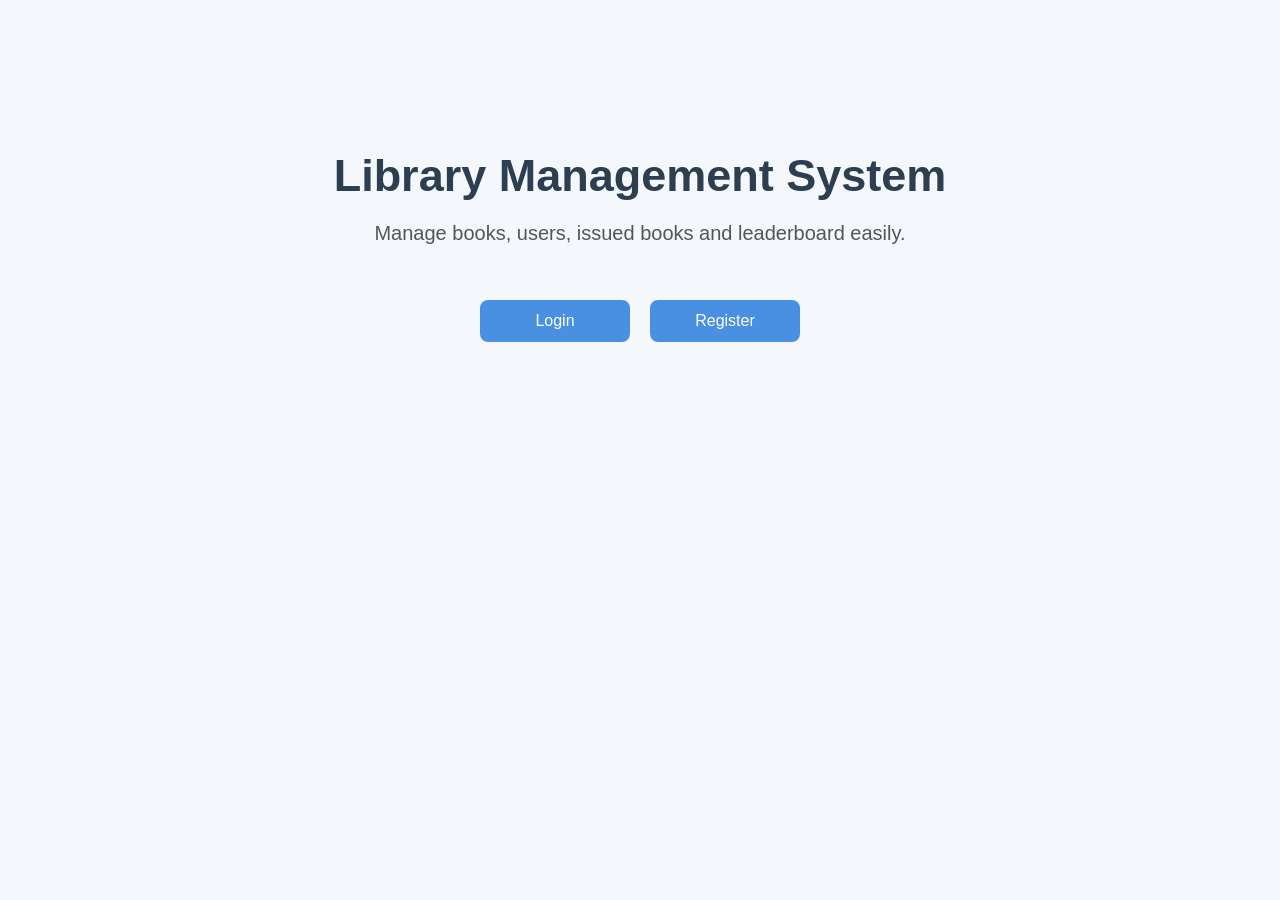
<file: frontend/index.html>
<!DOCTYPE html>
<html lang="en">
<head>
    <meta charset="UTF-8">
    <meta name="viewport" content="width=device-width, initial-scale=1.0">
    <title>Library Management System</title>

    <link rel="stylesheet" href="style.css">

    <style>

        .home-container{
            text-align: center;
            margin-top: 120px;
        }

        .home-container h1{
            font-size: 45px;
            color: #2c3e50;
            margin-bottom: 20px;
        }

        .home-container p{
            font-size: 20px;
            color: #555;
            margin-bottom: 40px;
        }

        .home-buttons{
            display: flex;
            justify-content: center;
            gap: 20px;
        }

        .home-buttons button{
            width: 150px;
            font-size: 16px;
        }

    </style>

</head>

<body>

    <div class="home-container">

        <h1>Library Management System</h1>

        <p>
            Manage books, users, issued books and leaderboard easily.
        </p>

        <div class="home-buttons">

            <button onclick="goLogin()">
                Login
            </button>

            <button onclick="goRegister()">
                Register
            </button>

        </div>

    </div>

<script>

function goLogin(){

    window.location.href = "login.html";

}

function goRegister(){

    window.location.href = "register.html";

}

</script>

</body>
</html>
</file>
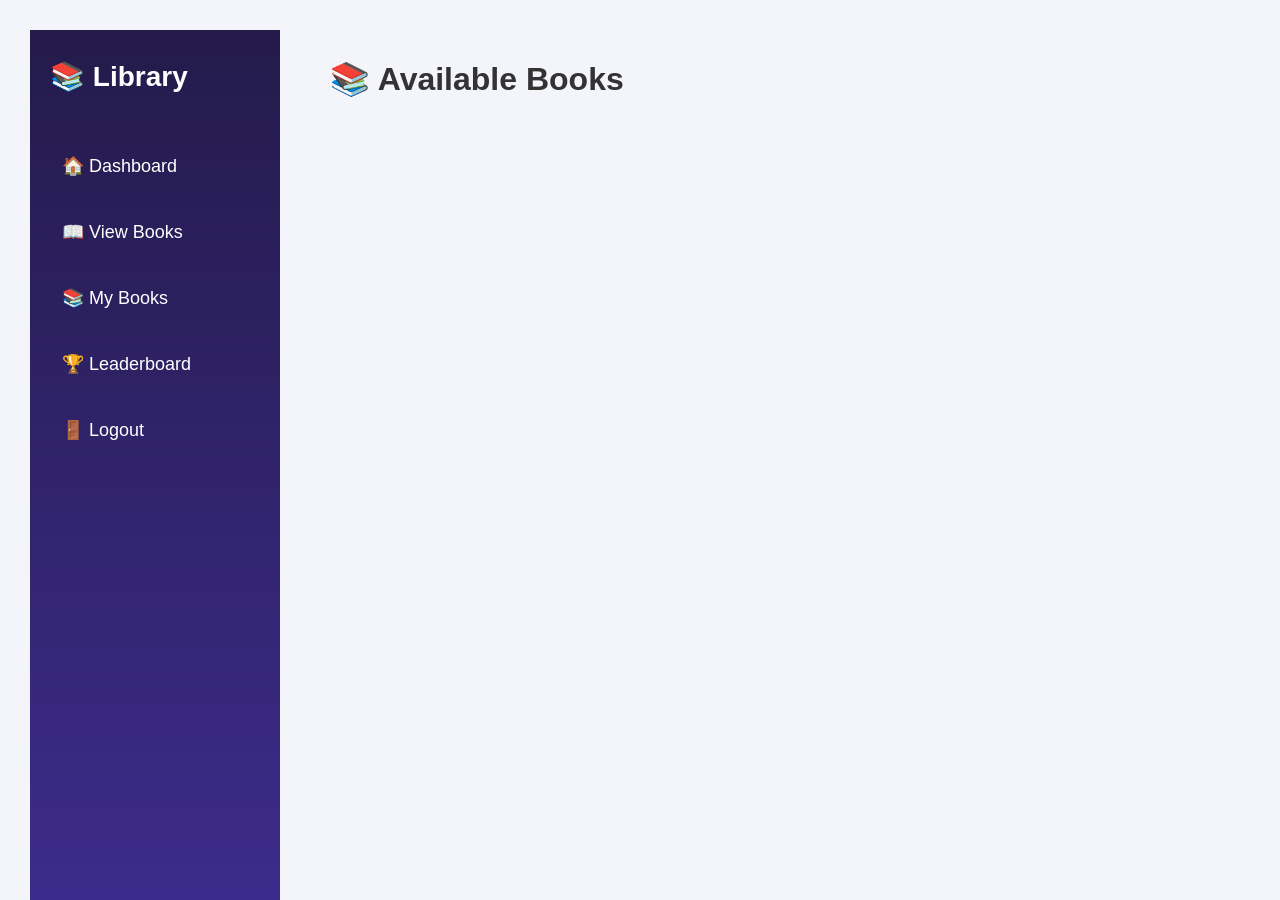
<file: frontend/books.html>
<!DOCTYPE html>
<html lang="en">

<head>

    <meta charset="UTF-8">

    <meta
        name="viewport"
        content="width=device-width, initial-scale=1.0"
    >

    <title>View Books</title>

    <link rel="stylesheet" href="style.css">

    <style>

        *{
            margin: 0;
            padding: 0;
            box-sizing: border-box;
            font-family: Arial, Helvetica, sans-serif;
        }

        body{
            background: #f4f4fb;
            display: flex;
        }

        /* SIDEBAR */

        .sidebar{

            width: 250px;
            height: 100vh;

            background:
            linear-gradient(
                to bottom,
                #241b4b,
                #3d2c8d
            );

            color: white;

            padding: 30px 20px;

            position: fixed;
        }

        .logo{

            font-size: 28px;
            font-weight: bold;

            margin-bottom: 50px;
        }

        .menu{
            list-style: none;
        }

        .menu li{
            margin: 20px 0;
        }

        .menu a{

            color: white;

            text-decoration: none;

            font-size: 18px;

            display: block;

            padding: 12px;

            border-radius: 10px;

            transition: 0.3s;
        }

        .menu a:hover{
            background: rgba(255,255,255,0.2);
        }

        /* MAIN */

        .main{

            margin-left: 270px;

            width: calc(100% - 270px);

            padding: 30px;
        }

        .topbar{

            display: flex;

            justify-content: space-between;

            align-items: center;

            margin-bottom: 30px;
        }

        .topbar h1{
            color: #333;
        }

        .books-container{

            display: grid;

            grid-template-columns:
            repeat(auto-fit, minmax(280px, 1fr));

            gap: 25px;
        }

        .book-card{

            background: white;

            padding: 25px;

            border-radius: 20px;

            box-shadow:
            0px 5px 15px rgba(0,0,0,0.1);

            transition: 0.3s;
        }

        .book-card:hover{
            transform: translateY(-8px);
        }

        .book-card h2{

            color: #6c63ff;

            margin-bottom: 10px;
        }

        .book-card p{

            margin-bottom: 10px;

            color: #555;
        }

        button{

            width: 100%;

            background: #6c63ff;

            color: white;

            border: none;

            padding: 12px;

            border-radius: 10px;

            cursor: pointer;

            font-size: 16px;

            transition: 0.3s;
        }

        button:hover{
            background: #574bdb;
        }

        .empty-text{

            text-align: center;

            font-size: 28px;

            color: #666;

            margin-top: 80px;

            font-weight: bold;
        }

    </style>

</head>

<body>

    <!-- SIDEBAR -->

    <div class="sidebar">

        <div class="logo">
            📚 Library
        </div>

        <ul class="menu">

            <li>
                <a href="/dashboard.html">
                    🏠 Dashboard
                </a>
            </li>

            <li>
                <a href="/books.html">
                    📖 View Books
                </a>
            </li>

            <li>
                <a href="/mybooks.html">
                    📚 My Books
                </a>
            </li>

            <li>
                <a href="/leaderboard.html">
                    🏆 Leaderboard
                </a>
            </li>

            <!-- ADMIN MENU -->

            <li id="adminMenu">

                <a href="/admin.html">
                    👨‍💼 Admin Panel
                </a>

            </li>

            <li>

                <a
                    href="/login.html"
                    onclick="logout()"
                >
                    🚪 Logout
                </a>

            </li>

        </ul>

    </div>

    <!-- MAIN -->

    <div class="main">

        <div class="topbar">

            <h1>
                📚 Available Books
            </h1>

        </div>

        <div
            class="books-container"
            id="booksContainer"
        >

        </div>

    </div>

<script>

/* GET ROLE */

const role =
localStorage.getItem("role");

/* HIDE ADMIN FOR STUDENTS */

if(role !== "admin"){

    document.getElementById("adminMenu")
    .style.display = "none";

}

/* LOAD BOOKS */

async function loadBooks(){

    try{

        const response = await fetch(
            "http://127.0.0.1:8000/books"
        );

        const books = await response.json();

        const container =
        document.getElementById("booksContainer");

        container.innerHTML = "";

        /* NO BOOKS */

        if(books.length === 0){

            container.innerHTML = `

                <h2 class="empty-text">

                    No Books Available

                </h2>

            `;

            return;

        }

        /* SHOW BOOKS */

        books.forEach(book => {

            container.innerHTML += `

                <div class="book-card">

                    <h2>
                        ${book.title}
                    </h2>

                    <p>
                        <strong>Author:</strong>
                        ${book.author}
                    </p>

                    <p>
                        <strong>Category:</strong>
                        ${book.category}
                    </p>

                    <p>
                        <strong>Total Quantity:</strong>
                        ${book.quantity}
                    </p>

                    <p>
                        <strong>Available:</strong>
                        ${book.available_quantity}
                    </p>

                    <button
                        onclick="issueBook(${book.id})"
                    >
                        Issue Book
                    </button>

                </div>

            `;

        });

    }

    catch(error){

        console.log(error);

        alert("Failed to Load Books");

    }

}

/* ISSUE BOOK */

async function issueBook(bookId){

    const user =
    JSON.parse(localStorage.getItem("user"));

    if(!user){

        alert("Please Login");

        return;

    }

    const formData = new FormData();

    formData.append("user_id", user.id);

    formData.append("book_id", bookId);

    try{

        const response = await fetch(

            "http://127.0.0.1:8000/issue-book",

            {
                method: "POST",
                body: formData
            }

        );

        const data = await response.json();

        alert(data.message || data.error);

        loadBooks();

    }

    catch(error){

        console.log(error);

        alert("Issue Failed");

    }

}

/* LOGOUT */

function logout(){

    localStorage.clear();

}

/* INITIAL LOAD */

loadBooks();

</script>

</body>

</html>
</file>
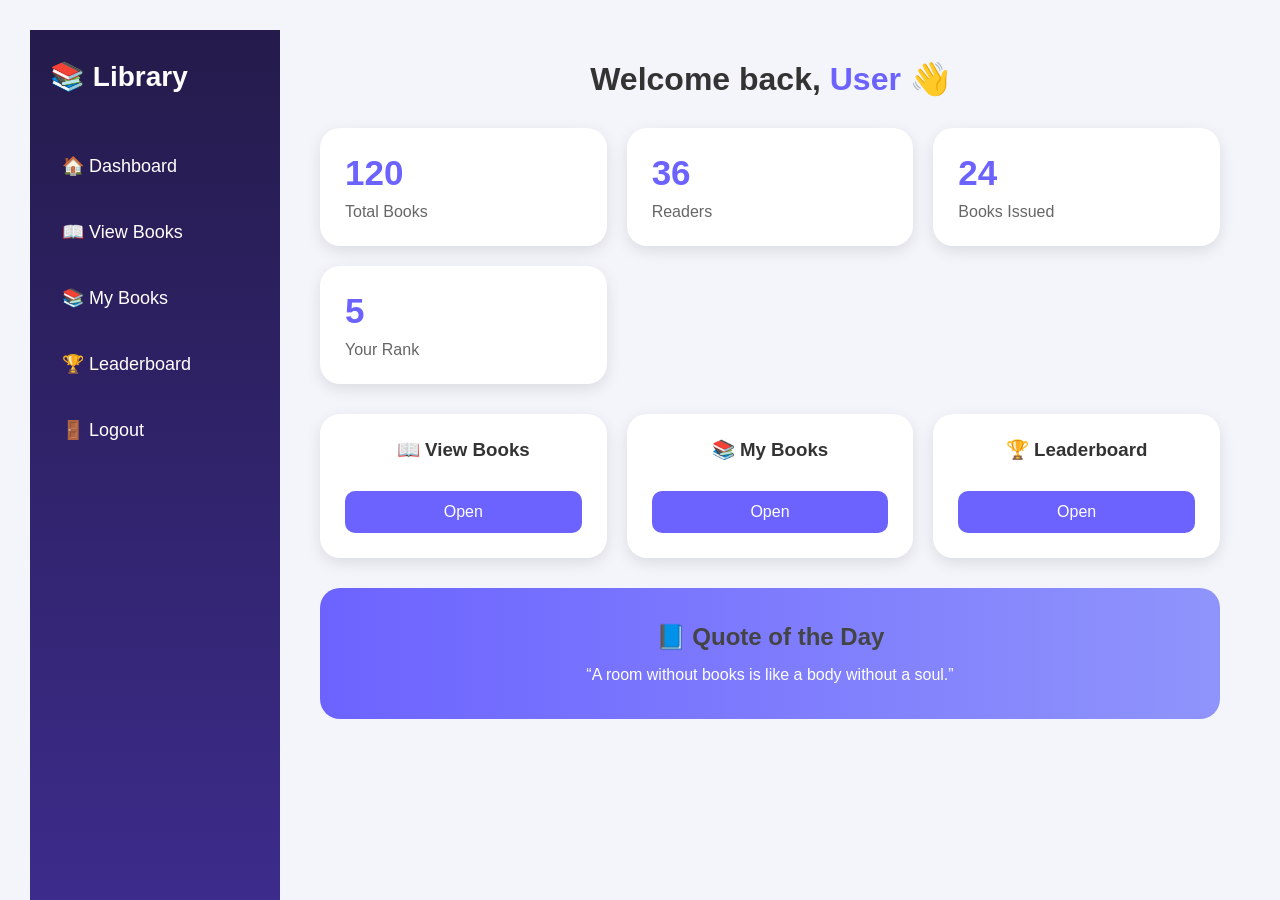
<file: frontend/dashboard.html>
<!DOCTYPE html>
<html lang="en">

<head>

    <meta charset="UTF-8">

    <meta
        name="viewport"
        content="width=device-width, initial-scale=1.0"
    >

    <title>Creative Dashboard</title>

    <link rel="stylesheet" href="style.css">

    <style>

        *{
            margin: 0;
            padding: 0;
            box-sizing: border-box;
            font-family: Arial, Helvetica, sans-serif;
        }

        body{
            background: #f4f4fb;
            display: flex;
        }

        .sidebar{
            width: 250px;
            height: 100vh;
            background: linear-gradient(to bottom, #241b4b, #3d2c8d);
            color: white;
            padding: 30px 20px;
            position: fixed;
        }

        .logo{
            font-size: 28px;
            font-weight: bold;
            margin-bottom: 50px;
        }

        .menu{
            list-style: none;
        }

        .menu li{
            margin: 20px 0;
        }

        .menu a{
            color: white;
            text-decoration: none;
            font-size: 18px;
            display: block;
            padding: 12px;
            border-radius: 10px;
            transition: 0.3s;
        }

        .menu a:hover{
            background: rgba(255,255,255,0.2);
        }

        .main{
            margin-left: 260px;
            width: calc(100% - 260px);
            padding: 30px;
        }

        .topbar{
            margin-bottom: 30px;
        }

        .topbar h1{
            color: #333;
        }

        .topbar span{
            color: #6c63ff;
        }

        .stats{
            display: grid;
            grid-template-columns: repeat(auto-fit, minmax(220px, 1fr));
            gap: 20px;
            margin-bottom: 30px;
        }

        .card{
            background: white;
            padding: 25px;
            border-radius: 20px;
            box-shadow: 0px 5px 15px rgba(0,0,0,0.1);
        }

        .card h2{
            font-size: 35px;
            color: #6c63ff;
            margin-bottom: 10px;
        }

        .card p{
            color: #666;
        }

        .actions{
            display: grid;
            grid-template-columns: repeat(auto-fit, minmax(250px, 1fr));
            gap: 20px;
            margin-bottom: 30px;
        }

        .action-card{
            background: white;
            padding: 25px;
            border-radius: 20px;
            box-shadow: 0px 5px 15px rgba(0,0,0,0.1);
            text-align: center;
        }

        .action-card h3{
            margin-bottom: 15px;
            color: #333;
        }

        .quote{
            background: linear-gradient(to right, #6c63ff, #8f94fb);
            padding: 35px;
            border-radius: 20px;
            color: white;
            text-align: center;
        }

        button{
            width: 100%;
            background: #6c63ff;
            color: white;
            border: none;
            padding: 12px;
            border-radius: 10px;
            cursor: pointer;
            font-size: 16px;
        }

        button:hover{
            background: #574bdb;
        }

    </style>

</head>

<body>

    <!-- SIDEBAR -->

    <div class="sidebar">

        <div class="logo">
            📚 Library
        </div>

        <ul class="menu">

            <li>
                <a href="/dashboard.html">
                    🏠 Dashboard
                </a>
            </li>

            <li>
                <a href="/books.html">
                    📖 View Books
                </a>
            </li>

            <li>
                <a href="/mybooks.html">
                    📚 My Books
                </a>
            </li>

            <li>
                <a href="/leaderboard.html">
                    🏆 Leaderboard
                </a>
            </li>

            <!-- ADMIN MENU -->

            <li id="adminMenu">

                <a href="/admin.html">
                    👨‍💼 Admin Panel
                </a>

            </li>

            <li>

                <a href="/login.html" onclick="logout()">
                    🚪 Logout
                </a>

            </li>

        </ul>

    </div>

    <!-- MAIN -->

    <div class="main">

        <div class="topbar">

            <h1>

                Welcome back,

                <span id="username">
                    User
                </span>

                👋

            </h1>

        </div>

        <!-- STATS -->

        <div class="stats">

            <div class="card">
                <h2>120</h2>
                <p>Total Books</p>
            </div>

            <div class="card">
                <h2>36</h2>
                <p>Readers</p>
            </div>

            <div class="card">
                <h2>24</h2>
                <p>Books Issued</p>
            </div>

            <div class="card">
                <h2>5</h2>
                <p>Your Rank</p>
            </div>

        </div>

        <!-- ACTIONS -->

        <div class="actions">

            <div class="action-card">

                <h3>📖 View Books</h3>

                <button onclick="goBooks()">
                    Open
                </button>

            </div>

            <div class="action-card">

                <h3>📚 My Books</h3>

                <button onclick="goMyBooks()">
                    Open
                </button>

            </div>

            <div class="action-card">

                <h3>🏆 Leaderboard</h3>

                <button onclick="goLeaderboard()">
                    Open
                </button>

            </div>

            <!-- ADMIN CARD -->

            <div
                class="action-card"
                id="adminCard"
            >

                <h3>👨‍💼 Admin Panel</h3>

                <button onclick="goAdmin()">
                    Open
                </button>

            </div>

        </div>

        <!-- QUOTE -->

        <div class="quote">

            <h2>📘 Quote of the Day</h2>

            <p>
                “A room without books is like a body without a soul.”
            </p>

        </div>

    </div>

<script>

/* GET USER */

const user =
JSON.parse(localStorage.getItem("user"));

/* GET ROLE */

const role =
localStorage.getItem("role");

/* SHOW USERNAME */

if(user){

    document.getElementById("username").innerText =
    user.name;

}

/* ADMIN / STUDENT CONTROL */

if(role === "admin"){

    document.getElementById("adminMenu")
    .style.display = "block";

    document.getElementById("adminCard")
    .style.display = "block";

}

else{

    document.getElementById("adminMenu")
    .style.display = "none";

    document.getElementById("adminCard")
    .style.display = "none";

}

/* NAVIGATION */

function goBooks(){

    window.location.href =
    "/books.html";

}

function goMyBooks(){

    window.location.href =
    "/mybooks.html";

}

function goLeaderboard(){

    window.location.href =
    "/leaderboard.html";

}

function goAdmin(){

    if(role === "admin"){

        window.location.href =
        "/admin.html";

    }

    else{

        alert(
            "Access Denied! Admin Only"
        );

    }

}

/* LOGOUT */

function logout(){

    localStorage.clear();

}

</script>

</body>

</html>
</file>
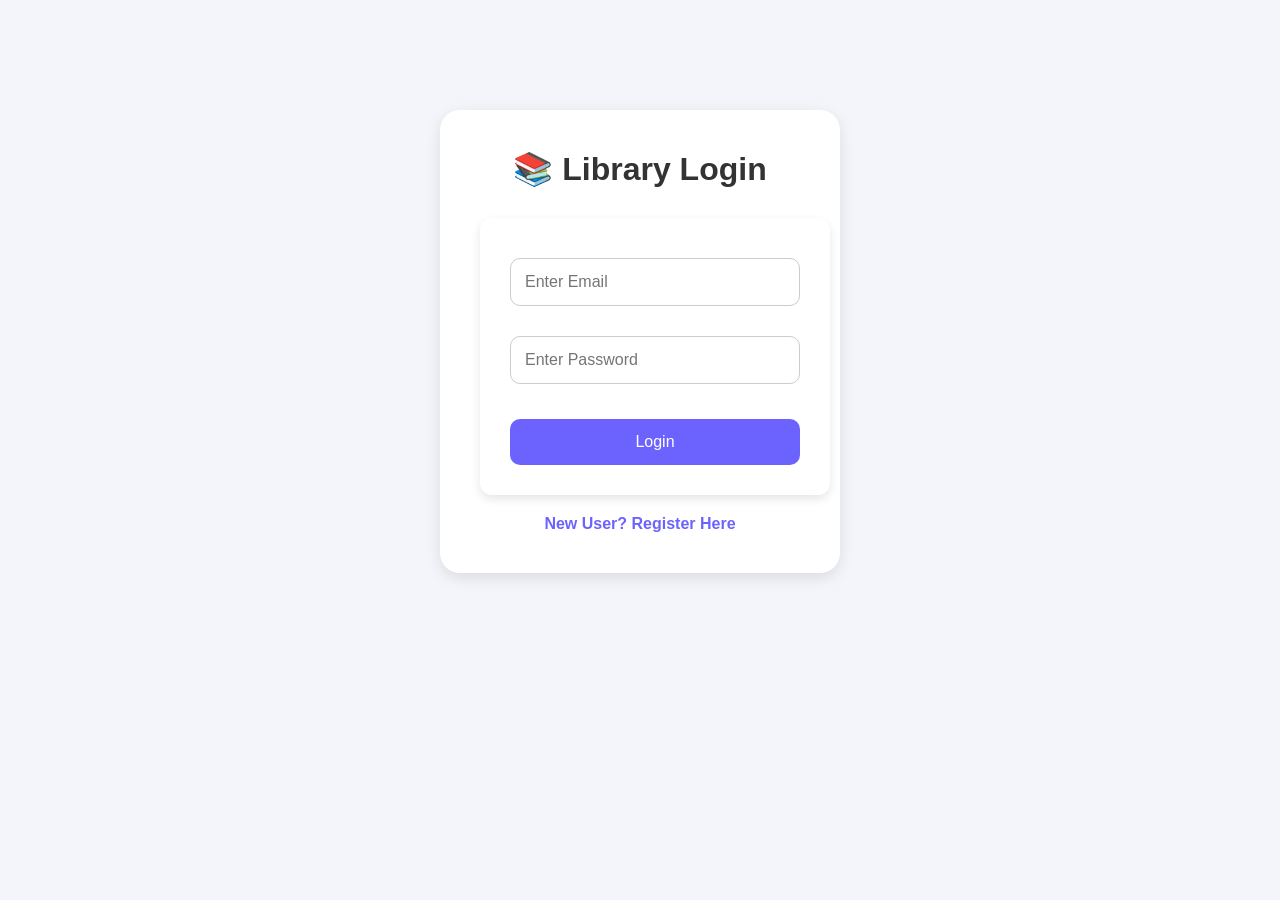
<file: frontend/login.html>
<!DOCTYPE html>
<html>

<head>

    <title>Library Login</title>

    <link rel="stylesheet" href="style.css">

    <style>

        body{
            background: #f4f4fb;
            font-family: Arial, Helvetica, sans-serif;
        }

        .login-container{

            width: 400px;

            margin: 80px auto;

            background: white;

            padding: 40px;

            border-radius: 20px;

            box-shadow:
            0px 5px 15px rgba(0,0,0,0.1);
        }

        h1{

            text-align: center;

            margin-bottom: 30px;

            color: #333;
        }

        input{

            width: 100%;

            padding: 14px;

            margin-bottom: 20px;

            border: 1px solid #ccc;

            border-radius: 10px;

            font-size: 16px;
        }

        button{

            width: 100%;

            padding: 14px;

            border: none;

            background: #6c63ff;

            color: white;

            border-radius: 10px;

            font-size: 16px;

            cursor: pointer;
        }

        button:hover{
            background: #574bdb;
        }

        .register-link{

            text-align: center;

            margin-top: 20px;
        }

        .register-link a{

            text-decoration: none;

            color: #6c63ff;

            font-weight: bold;
        }

    </style>

</head>

<body>

    <div class="login-container">

        <h1>
            📚 Library Login
        </h1>

        <form id="loginForm">

            <input
                type="email"
                id="email"
                placeholder="Enter Email"
                required
            >

            <input
                type="password"
                id="password"
                placeholder="Enter Password"
                required
            >

            <button type="submit">
                Login
            </button>

        </form>

        <div class="register-link">

            <a href="/register.html">
                New User? Register Here
            </a>

        </div>

    </div>

<script>

document.getElementById("loginForm")
.addEventListener("submit", async function(e){

    e.preventDefault();

    /* CLEAR OLD STORAGE */

    localStorage.clear();

    const formData = new FormData();

    formData.append(

        "email",

        document.getElementById("email").value

    );

    formData.append(

        "password",

        document.getElementById("password").value

    );

    try{

        const response = await fetch(

            "http://127.0.0.1:8000/login",

            {
                method: "POST",
                body: formData
            }

        );

        const data = await response.json();

        console.log(data);

        if(data.message === "Login Successful"){

            /* SAVE USER */

            localStorage.setItem(

                "user",

                JSON.stringify(data.user)

            );

            /* SAVE ROLE */

            localStorage.setItem(

                "role",

                data.user.role

            );

            console.log(
                "ROLE:",
                data.user.role
            );

            alert("Login Successful");

            /* ADMIN LOGIN */

            if(
                data.user.role
                === "admin"
            ){

                window.location.replace(
                    "/admin.html"
                );

            }

            /* STUDENT LOGIN */

            else{

                window.location.replace(
                    "/dashboard.html"
                );

            }

        }

        else{

            alert(data.message);

        }

    }

    catch(error){

        console.log(error);

        alert("Login Failed");

    }

});

</script>

</body>

</html>
</file>
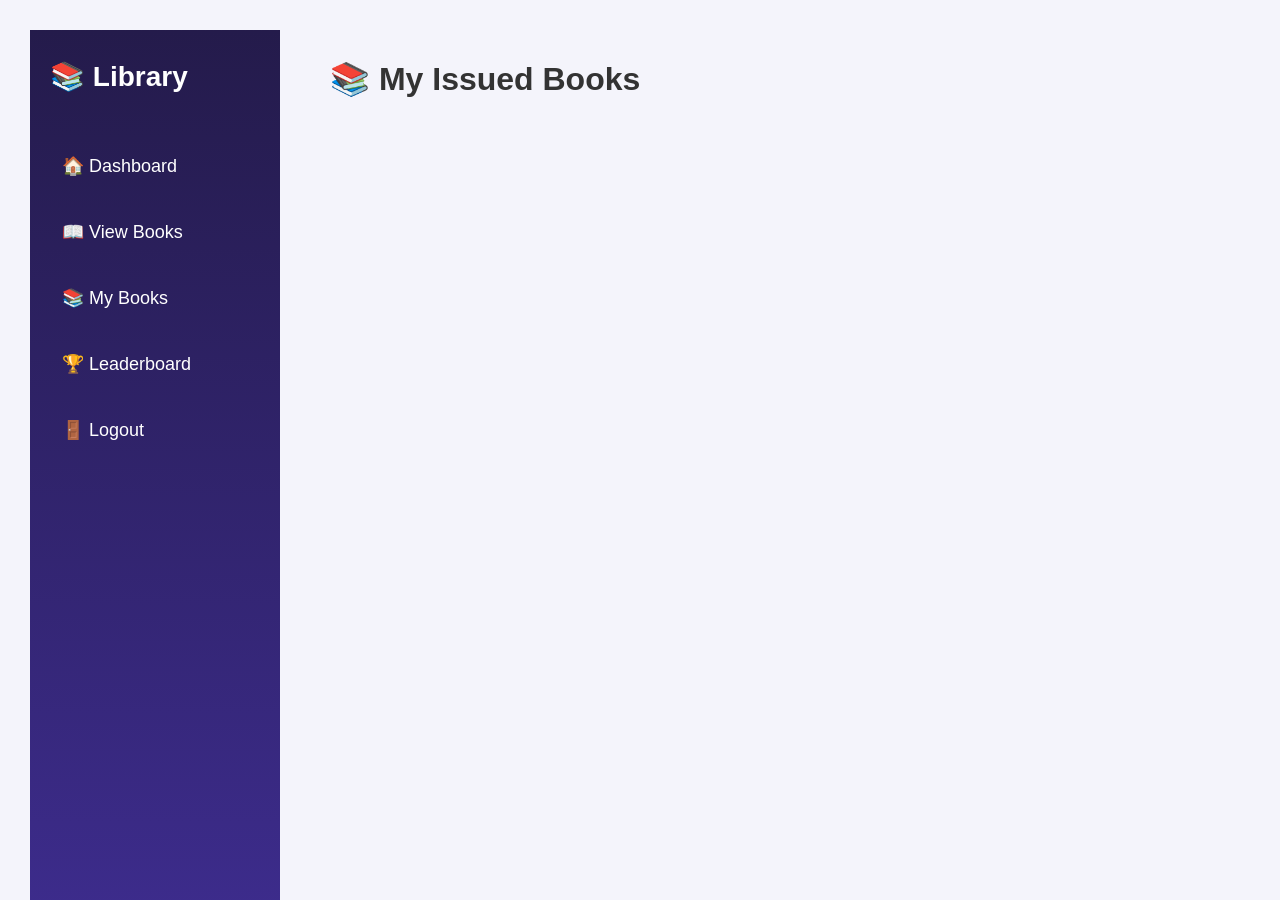
<file: frontend/mybooks.html>
<!DOCTYPE html>
<html lang="en">

<head>

    <meta charset="UTF-8">

    <meta
        name="viewport"
        content="width=device-width, initial-scale=1.0"
    >

    <title>My Books</title>

    <link rel="stylesheet" href="style.css">

    <style>

        *{
            margin: 0;
            padding: 0;
            box-sizing: border-box;
            font-family: Arial, Helvetica, sans-serif;
        }

        body{
            background: #f4f4fb;
            display: flex;
        }

        /* SIDEBAR */

        .sidebar{

            width: 250px;
            height: 100vh;

            background:
            linear-gradient(
                to bottom,
                #241b4b,
                #3d2c8d
            );

            color: white;

            padding: 30px 20px;

            position: fixed;
        }

        .logo{

            font-size: 28px;
            font-weight: bold;

            margin-bottom: 50px;
        }

        .menu{
            list-style: none;
        }

        .menu li{
            margin: 20px 0;
        }

        .menu a{

            color: white;

            text-decoration: none;

            font-size: 18px;

            display: block;

            padding: 12px;

            border-radius: 10px;

            transition: 0.3s;
        }

        .menu a:hover{
            background: rgba(255,255,255,0.2);
        }

        /* MAIN */

        .main{

            margin-left: 270px;

            width: calc(100% - 270px);

            padding: 30px;
        }

        .top-bar{

            display: flex;

            justify-content: space-between;

            align-items: center;

            margin-bottom: 30px;
        }

        .top-bar h1{
            color: #333;
        }

        .books-container{

            display: grid;

            grid-template-columns:
            repeat(auto-fit, minmax(280px, 1fr));

            gap: 25px;
        }

        .book-card{

            background: white;

            padding: 25px;

            border-radius: 20px;

            box-shadow:
            0px 5px 15px rgba(0,0,0,0.1);

            transition: 0.3s;
        }

        .book-card:hover{
            transform: translateY(-8px);
        }

        .book-card h2{

            color: #6c63ff;

            margin-bottom: 10px;
        }

        .book-card p{

            margin-bottom: 10px;

            color: #555;
        }

        button{

            width: 100%;

            background: #6c63ff;

            color: white;

            border: none;

            padding: 12px;

            border-radius: 10px;

            cursor: pointer;

            font-size: 16px;

            transition: 0.3s;
        }

        button:hover{
            background: #574bdb;
        }

        .empty-text{

            text-align: center;

            font-size: 28px;

            color: #666;

            margin-top: 80px;

            font-weight: bold;
        }

    </style>

</head>

<body>

    <!-- SIDEBAR -->

    <div class="sidebar">

        <div class="logo">
            📚 Library
        </div>

        <ul class="menu">

            <li>
                <a href="/dashboard.html">
                    🏠 Dashboard
                </a>
            </li>

            <li>
                <a href="/books.html">
                    📖 View Books
                </a>
            </li>

            <li>
                <a href="/mybooks.html">
                    📚 My Books
                </a>
            </li>

            <li>
                <a href="/leaderboard.html">
                    🏆 Leaderboard
                </a>
            </li>

            <!-- ADMIN MENU -->

            <li id="adminMenu">

                <a href="/admin.html">
                    👨‍💼 Admin Panel
                </a>

            </li>

            <li>

                <a
                    href="/login.html"
                    onclick="logout()"
                >
                    🚪 Logout
                </a>

            </li>

        </ul>

    </div>

    <!-- MAIN -->

    <div class="main">

        <div class="top-bar">

            <h1>
                📚 My Issued Books
            </h1>

        </div>

        <div
            class="books-container"
            id="booksContainer"
        >

        </div>

    </div>

<script>

/* GET USER */

const user =
JSON.parse(localStorage.getItem("user"));

/* GET ROLE */

const role =
localStorage.getItem("role");

/* HIDE ADMIN FOR STUDENTS */

if(role !== "admin"){

    document.getElementById("adminMenu")
    .style.display = "none";

}

/* LOAD MY BOOKS */

async function loadMyBooks(){

    try{

        const response = await fetch(

            `http://127.0.0.1:8000/my-books/${user.id}`

        );

        const data = await response.json();

        let output = "";

        /* NO BOOKS */

        if(data.books.length === 0){

            output = `

                <h2 class="empty-text">

                    No Books Issued Yet

                </h2>

            `;

        }

        /* SHOW BOOKS */

        data.books.forEach(book => {

            output += `

                <div class="book-card">

                    <h2>
                        ${book.title}
                    </h2>

                    <p>
                        <b>Author:</b>
                        ${book.author}
                    </p>

                    <p>
                        <b>Category:</b>
                        ${book.category}
                    </p>

                    <p>
                        <b>Issued Date:</b>
                        ${book.issue_date}
                    </p>

                    <button
                        onclick="returnBook(${book.id})"
                    >
                        Return Book
                    </button>

                </div>

            `;

        });

        document.getElementById(
            "booksContainer"
        ).innerHTML = output;

    }

    catch(error){

        console.log(error);

        alert("Failed To Load Books");

    }

}

/* RETURN BOOK */

async function returnBook(issueId){

    const formData = new FormData();

    formData.append(
        "issue_id",
        issueId
    );

    try{

        const response = await fetch(

            "http://127.0.0.1:8000/return-book",

            {
                method: "POST",
                body: formData
            }

        );

        const data = await response.json();

        alert(data.message);

        loadMyBooks();

    }

    catch(error){

        console.log(error);

        alert("Return Failed");

    }

}

/* LOGOUT */

function logout(){

    localStorage.clear();

}

/* INITIAL LOAD */

loadMyBooks();

</script>

</body>

</html>
</file>
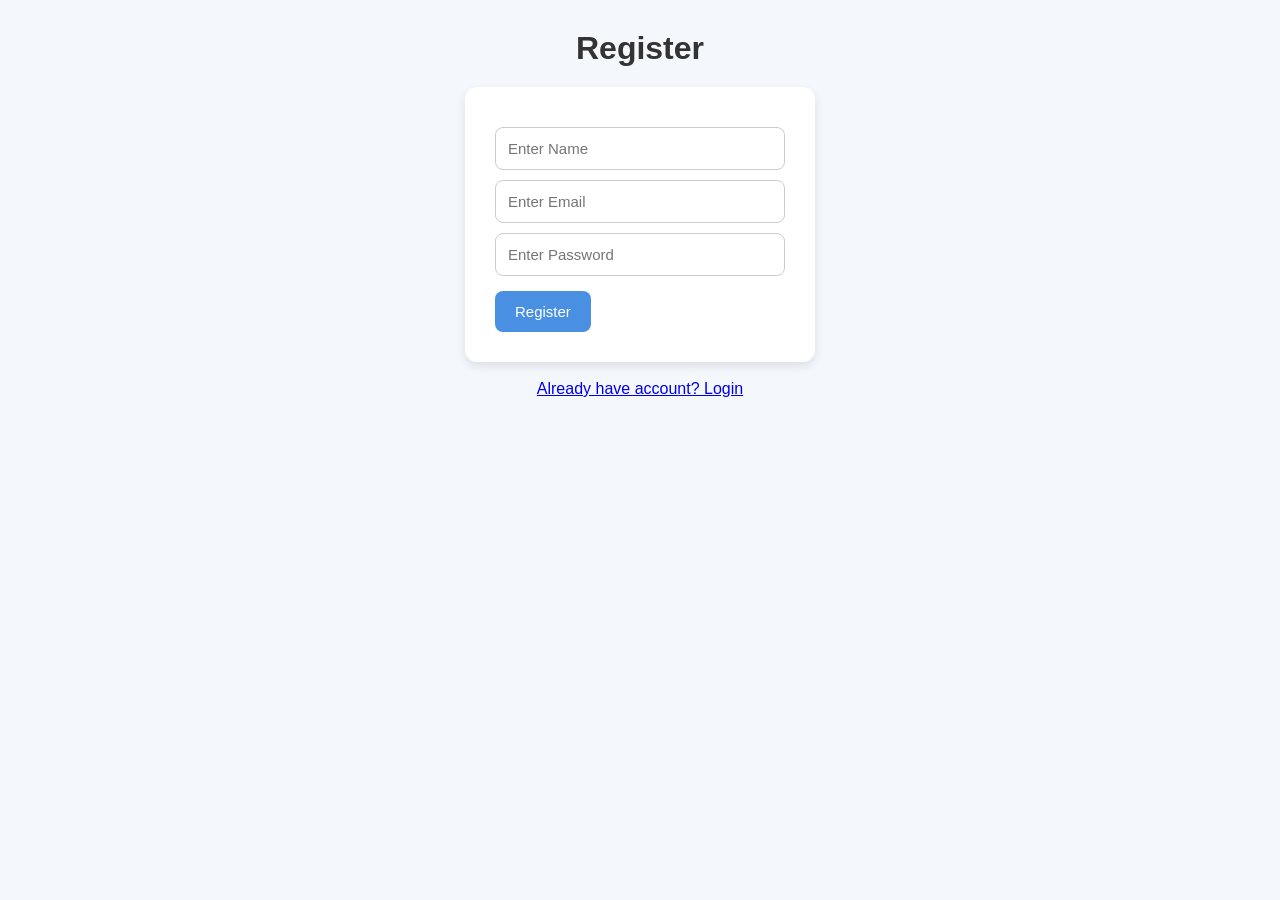
<file: frontend/register.html>
<!DOCTYPE html>
<html lang="en">

<head>

    <meta charset="UTF-8">

    <meta
        name="viewport"
        content="width=device-width, initial-scale=1.0"
    >

    <title>Register</title>

    <link rel="stylesheet" href="style.css">

</head>

<body>

<h1>Register</h1>

<form id="registerForm">

    <input
        type="text"
        id="name"
        placeholder="Enter Name"
        required
    >

    <input
        type="email"
        id="email"
        placeholder="Enter Email"
        required
    >

    <input
        type="password"
        id="password"
        placeholder="Enter Password"
        required
    >

    <button
        type="button"
        onclick="registerUser()"
    >
        Register
    </button>

</form>

<br>

<center>

    <a href="/login.html">
        Already have account? Login
    </a>

</center>

<script>

async function registerUser(){

    const name =
    document.getElementById("name").value;

    const email =
    document.getElementById("email").value;

    const password =
    document.getElementById("password").value;

    const formData = new FormData();

    formData.append("name", name);

    formData.append("email", email);

    formData.append("password", password);

    try{

        const response = await fetch(
            "http://127.0.0.1:8000/register",
            {
                method: "POST",
                body: formData
            }
        );

        const data = await response.json();

        alert(data.message || data.error);

        if(
            data.message ===
            "User Registered Successfully"
        ){

            window.location.href =
            "/login.html";

        }

    }

    catch(error){

        console.log(error);

        alert("Registration Failed");

    }

}

</script>

</body>
</html>
</file>
<file: frontend/style.css>
*{
    margin: 0;
    padding: 0;
    box-sizing: border-box;
    font-family: Arial, sans-serif;
}

body{
    background: #f4f7fc;
    padding: 30px;
}

/* HEADINGS */

h1{
    text-align: center;
    margin-bottom: 20px;
    color: #333;
}

h2{
    margin-bottom: 15px;
    color: #444;
}

/* FORM CONTAINER */

form{
    width: 350px;
    margin: auto;
    background: white;
    padding: 30px;
    border-radius: 12px;
    box-shadow: 0px 4px 10px rgba(0,0,0,0.1);
}

/* INPUT FIELDS */

input{
    width: 100%;
    padding: 12px;
    margin-top: 10px;
    border: 1px solid #ccc;
    border-radius: 8px;
    outline: none;
    font-size: 15px;
}

input:focus{
    border-color: #4a90e2;
}

/* BUTTONS */

button{
    padding: 12px 20px;
    margin-top: 15px;
    border: none;
    border-radius: 8px;
    background: #4a90e2;
    color: white;
    cursor: pointer;
    font-size: 15px;
    transition: 0.3s;
}

button:hover{
    background: #357abd;
}

/* DASHBOARD BUTTONS */

.dashboard-buttons{
    display: flex;
    gap: 15px;
    justify-content: center;
    margin-top: 30px;
    flex-wrap: wrap;
}

/* BOOK CARDS */

.book-card{
    background: white;
    padding: 20px;
    margin: 20px auto;
    border-radius: 12px;
    width: 400px;
    box-shadow: 0px 4px 10px rgba(0,0,0,0.1);
}

.book-card h2{
    color: #222;
    margin-bottom: 10px;
}

.book-card p{
    margin: 8px 0;
    color: #555;
}

/* NAVBAR */

.navbar{
    display: flex;
    justify-content: space-between;
    align-items: center;
    background: #4a90e2;
    padding: 15px 25px;
    border-radius: 10px;
    margin-bottom: 30px;
}

.navbar h2{
    color: white;
}

.nav-links{
    display: flex;
    gap: 15px;
}

.nav-links button{
    background: white;
    color: #4a90e2;
}

.nav-links button:hover{
    background: #e6eefc;
}

/* RESPONSIVE */

@media(max-width: 500px){

    form{
        width: 100%;
    }

    .book-card{
        width: 100%;
    }

    .dashboard-buttons{
        flex-direction: column;
        align-items: center;
    }
}
</file>
